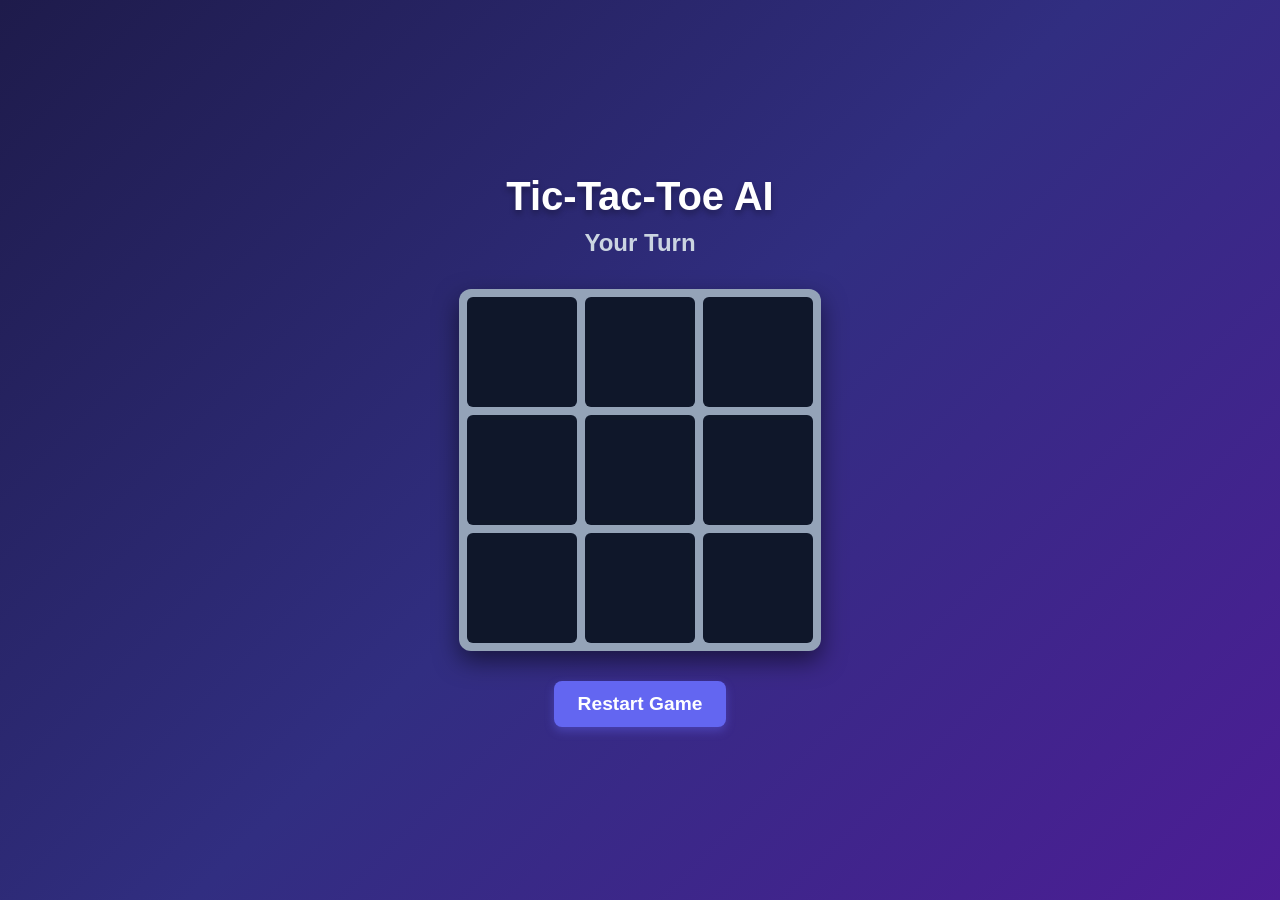
<file: Task2_Tictactoe/index.html>
<!DOCTYPE html>
<html lang="en">
<head>
    <meta charset="UTF-8">
    <meta name="viewport" content="width=device-width, initial-scale=1.0">
    <title>Tic-Tac-Toe AI</title>
    <link rel="stylesheet" href="style.css">
</head>
<body>
    <div class="container">
        <h1>Tic-Tac-Toe AI</h1>
        <div id="status">Your Turn</div>
        
        <div class="board" id="board">
            <div class="cell" data-index="0"></div>
            <div class="cell" data-index="1"></div>
            <div class="cell" data-index="2"></div>
            <div class="cell" data-index="3"></div>
            <div class="cell" data-index="4"></div>
            <div class="cell" data-index="5"></div>
            <div class="cell" data-index="6"></div>
            <div class="cell" data-index="7"></div>
            <div class="cell" data-index="8"></div>
        </div>

        <button id="restart-btn">Restart Game</button>
    </div>

    <!-- Ensure script is loaded after DOM -->
    <script src="script.js"></script>
</body>
</html>
</file>
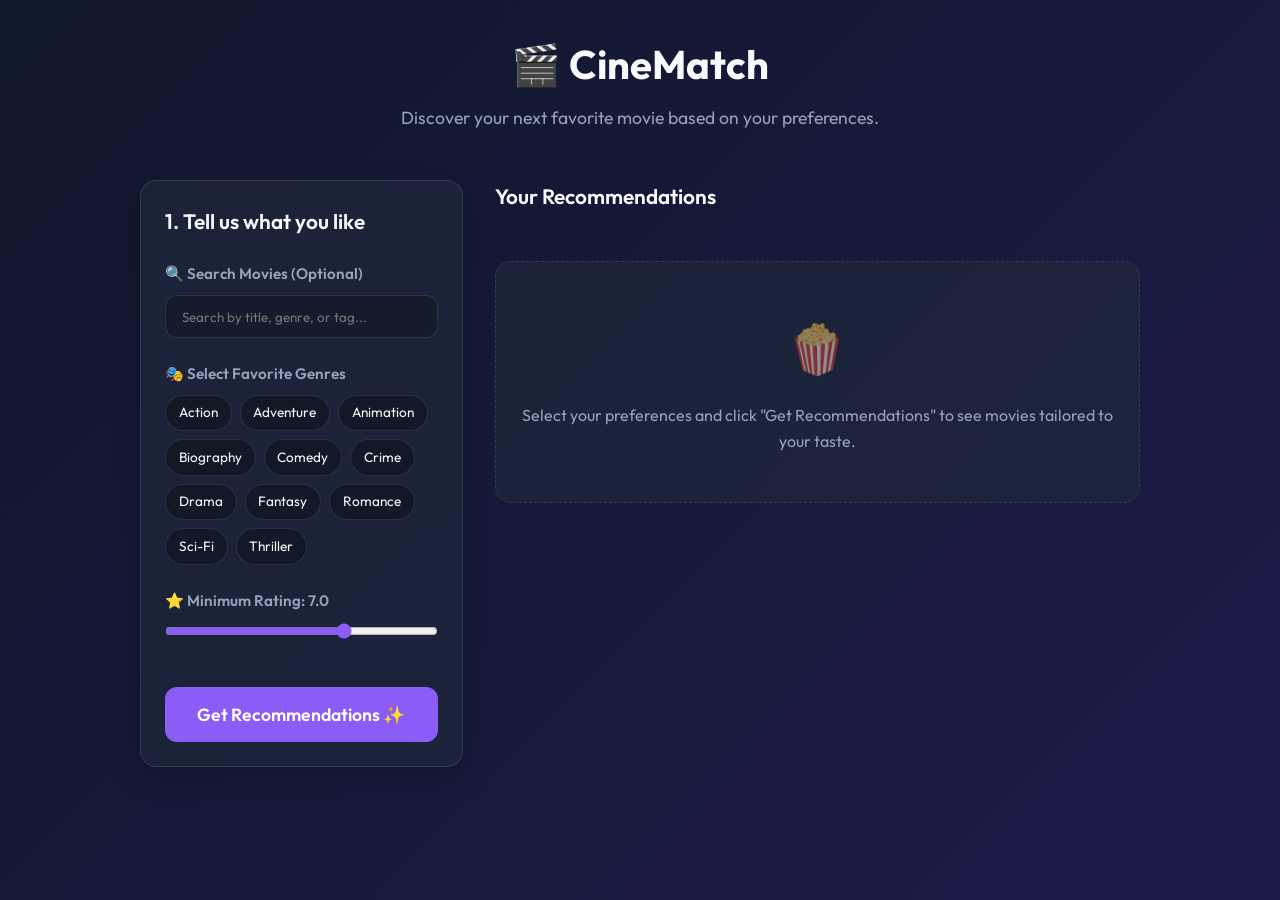
<file: Task3_Recommondation system/index.html>
<!DOCTYPE html>
<html lang="en">
<head>
    <meta charset="UTF-8">
    <meta name="viewport" content="width=device-width, initial-scale=1.0">
    <title>CineMatch | Movie Recommendations</title>
    <link href="https://fonts.googleapis.com/css2?family=Outfit:wght@300;400;600;700&display=swap" rel="stylesheet">
    <link rel="stylesheet" href="style.css">
</head>
<body>
    <div class="app-container">
        <header>
            <div class="logo">
                <span class="icon">🎬</span> CineMatch
            </div>
            <p>Discover your next favorite movie based on your preferences.</p>
        </header>

        <main>
            <section class="preferences-section panel">
                <h2>1. Tell us what you like</h2>
                
                <div class="input-group">
                    <label for="searchInput">🔍 Search Movies (Optional)</label>
                    <input type="text" id="searchInput" placeholder="Search by title, genre, or tag...">
                </div>

                <div class="input-group">
                    <label>🎭 Select Favorite Genres</label>
                    <div class="pill-group" id="genreContainer">
                        <!-- Genres will be dynamically injected here -->
                    </div>
                </div>

                <div class="input-group">
                    <label for="ratingFilter">⭐ Minimum Rating: <span id="ratingValue">7.0</span></label>
                    <input type="range" id="ratingFilter" min="1" max="10" step="0.1" value="7.0">
                </div>

                <button id="recommendBtn" class="primary-btn">
                    Get Recommendations ✨
                </button>
            </section>

            <section class="results-section">
                <div class="results-header">
                    <h2>Your Recommendations</h2>
                    <span id="resultCount" class="badge hidden">0 found</span>
                </div>
                
                <div id="loadingIndicator" class="hidden">
                    <div class="spinner"></div>
                    <p>Finding the best matches...</p>
                </div>

                <div id="recommendationsContainer" class="grid-container">
                    <!-- Movie cards will be dynamically injected here -->
                    <div class="empty-state">
                        <div class="icon">🍿</div>
                        <p>Select your preferences and click "Get Recommendations" to see movies tailored to your taste.</p>
                    </div>
                </div>
            </section>
        </main>
    </div>

    <script src="script.js"></script>
</body>
</html>
</file>
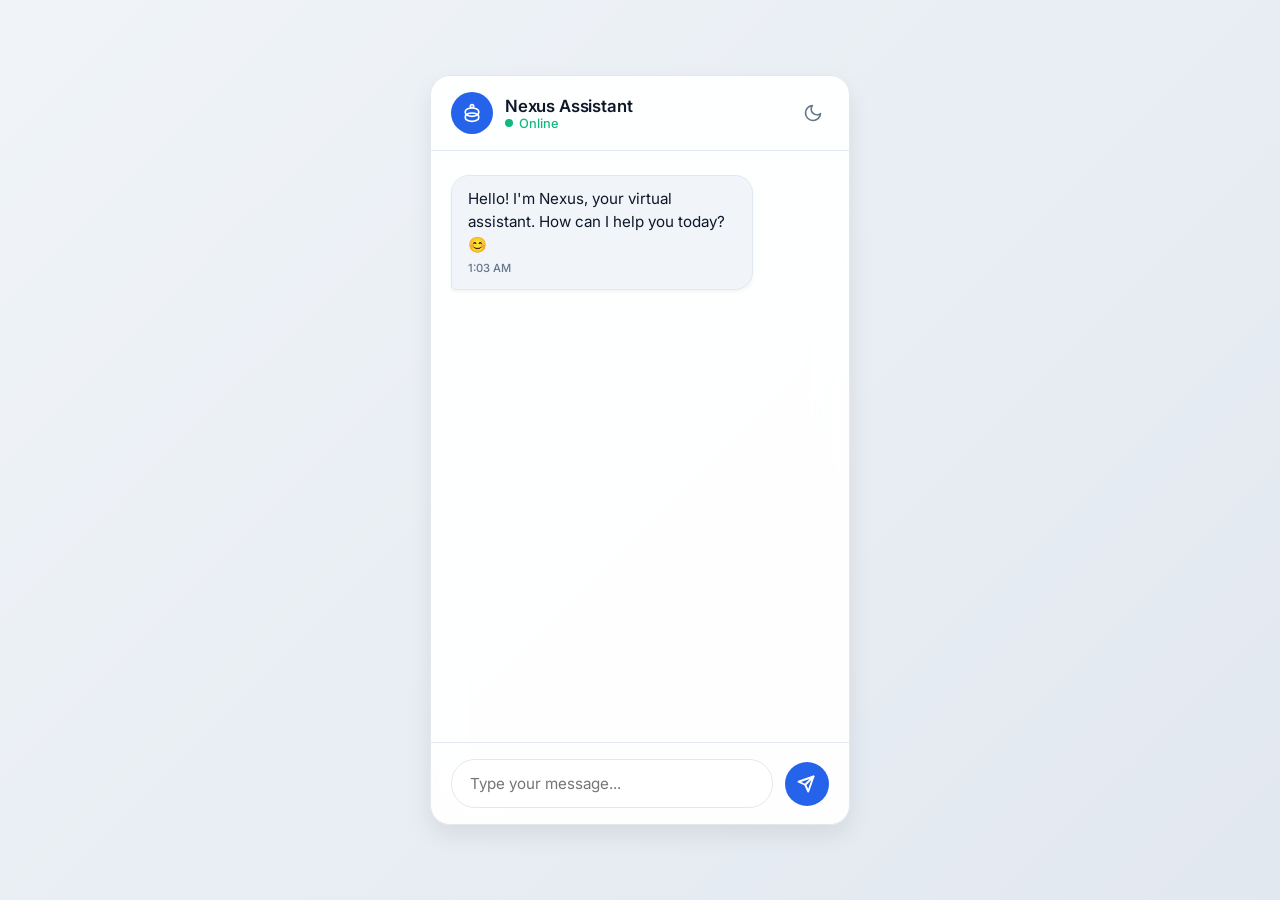
<file: Task1_Chatbot/web_chatbot/index.html>
<!DOCTYPE html>
<html lang="en">

<head>
    <meta charset="UTF-8">
    <meta name="viewport" content="width=device-width, initial-scale=1.0">
    <title>Professional Assistant Chatbot</title>
    <!-- External CSS -->
    <link rel="stylesheet" href="style.css">
    <!-- Google Fonts: Inter for clean, modern look -->
    <link href="https://fonts.googleapis.com/css2?family=Inter:wght@400;500;600&display=swap" rel="stylesheet">
</head>

<body class="light-mode">
    <!-- Audio Elements for UI sounds -->
    <audio id="send-sound" src="https://actions.google.com/sounds/v1/ui/message_sent.ogg"></audio>
    <audio id="receive-sound" src="https://actions.google.com/sounds/v1/ui/message_receive.ogg"></audio>

    <main class="chat-container">
        <!-- Header Section -->
        <header class="chat-header">
            <div class="header-profile">
                <div class="avatar">
                    <svg viewBox="0 0 24 24" fill="none" stroke="currentColor" stroke-width="2" stroke-linecap="round"
                        stroke-linejoin="round">
                        <path
                            d="M12 2a2 2 0 0 1 2 2c0 1.1-.9 2-2 2s-2-.9-2-2 .9-2 2-2zm0 14c-4.4 0-8-1.8-8-4v-2c0-2.2 3.6-4 8-4s8 1.8 8 4v2c0 2.2-3.6 4-8 4z" />
                        <path d="M12 22c-4.4 0-8-1.8-8-4v-2c0-2.2 3.6-4 8-4s8 1.8 8 4v2c0 2.2-3.6 4-8 4z" />
                    </svg>
                </div>
                <div class="header-info">
                    <h2>Nexus Assistant</h2>
                    <span class="status">Online</span>
                </div>
            </div>
            <button id="theme-toggle" class="theme-btn" aria-label="Toggle Theme">
                <svg class="moon-icon" viewBox="0 0 24 24" fill="none" stroke="currentColor" stroke-width="2"
                    stroke-linecap="round" stroke-linejoin="round">
                    <path d="M21 12.79A9 9 0 1 1 11.21 3 7 7 0 0 0 21 12.79z"></path>
                </svg>
            </button>
        </header>

        <!-- Chat History Area -->
        <section class="chat-box" id="chat-box" aria-live="polite">
            <!-- Default Bot Greeting -->
            <article class="message bot-message slide-in">
                <div class="message-content">
                    <p>Hello! I'm Nexus, your virtual assistant. How can I help you today? 😊</p>
                    <span class="timestamp" id="initial-time"></span>
                </div>
            </article>
        </section>

        <!-- Input Area -->
        <footer class="input-area">
            <input type="text" id="user-input" placeholder="Type your message..." autocomplete="off"
                aria-label="Message Input">
            <button id="send-btn" aria-label="Send Message">
                <svg viewBox="0 0 24 24" fill="none" stroke="currentColor" stroke-width="2.5" stroke-linecap="round"
                    stroke-linejoin="round">
                    <line x1="22" y1="2" x2="11" y2="13"></line>
                    <polygon points="22 2 15 22 11 13 2 9 22 2"></polygon>
                </svg>
            </button>
        </footer>
    </main>

    <!-- JavaScript logic -->
    <script src="script.js"></script>
</body>

</html>
</file>
<file: Task2_Tictactoe/style.css>
* {
    box-sizing: border-box;
    margin: 0;
    padding: 0;
}

body {
    font-family: 'Segoe UI', Tahoma, Geneva, Verdana, sans-serif;
    background: linear-gradient(135deg, #1e1b4b, #312e81, #4c1d95); /* Dark blue/purple gradient */
    color: #f8fafc;
    display: flex;
    flex-direction: column;
    align-items: center;
    justify-content: center;
    min-height: 100vh;
}

.container {
    text-align: center;
    display: flex;
    flex-direction: column;
    align-items: center;
}

h1 {
    margin-bottom: 10px;
    font-size: 2.5rem;
    color: #ffffff;
    text-shadow: 0 4px 6px rgba(0,0,0,0.3);
}

#status {
    font-size: 1.5rem;
    margin-bottom: 25px;
    height: 35px;
    font-weight: 600;
    color: #cbd5e1;
}

/* Hard-coded dimensions guarantee the grid will always be visible */
.board {
    display: grid;
    grid-template-columns: repeat(3, 110px);
    grid-template-rows: repeat(3, 110px);
    gap: 8px; /* Creates visible borders between cells */
    background-color: #94a3b8; /* Border color */
    padding: 8px; /* Outer border */
    border-radius: 12px;
    margin-bottom: 30px;
    box-shadow: 0 10px 25px rgba(0,0,0,0.5);
}

.cell {
    background-color: #0f172a; /* Inner cell color */
    border-radius: 6px;
    display: flex;
    justify-content: center;
    align-items: center;
    font-size: 4.5rem;
    font-weight: bold;
    cursor: pointer;
    transition: background-color 0.2s ease, transform 0.1s ease;
}

/* Hover effect only for empty cells */
.cell:hover:not(.taken) {
    background-color: #1e293b;
    transform: scale(0.98);
}

/* Disable pointer events on taken cells to prevent double-clicks */
.cell.taken {
    cursor: default;
}

/* X and O colors */
.cell.x {
    color: #38bdf8; /* Light Blue */
    text-shadow: 0 0 10px rgba(56, 189, 248, 0.5);
}

.cell.o {
    color: #f472b6; /* Pink/Purple */
    text-shadow: 0 0 10px rgba(244, 114, 182, 0.5);
}

/* Highlight winning line */
.cell.winning-cell {
    background-color: #22c55e; /* Green */
    color: #ffffff;
    text-shadow: none;
    transform: scale(1.05);
    z-index: 1;
    box-shadow: 0 0 15px rgba(34, 197, 94, 0.6);
}

#restart-btn {
    padding: 12px 24px;
    font-size: 1.2rem;
    font-weight: bold;
    border: none;
    border-radius: 8px;
    background: #6366f1; /* Indigo */
    color: white;
    cursor: pointer;
    box-shadow: 0 4px 10px rgba(99, 102, 241, 0.4);
    transition: background 0.3s ease, transform 0.1s ease;
}

#restart-btn:hover {
    background: #4f46e5;
    transform: translateY(-2px);
}

#restart-btn:active {
    transform: translateY(0);
}
</file>
<file: Task3_Recommondation system/style.css>
:root {
    --bg-gradient: linear-gradient(135deg, #0f172a 0%, #1e1b4b 100%);
    --panel-bg: rgba(30, 41, 59, 0.7);
    --card-bg: rgba(30, 41, 59, 0.9);
    --primary: #8b5cf6;
    --primary-hover: #a78bfa;
    --text-main: #f8fafc;
    --text-muted: #94a3b8;
    --accent: #10b981;
    --border-color: rgba(255, 255, 255, 0.1);
    --radius-lg: 16px;
    --radius-md: 12px;
    --radius-sm: 8px;
    --transition: all 0.3s ease;
}

* {
    margin: 0;
    padding: 0;
    box-sizing: border-box;
}

body {
    font-family: 'Outfit', sans-serif;
    background: var(--bg-gradient);
    color: var(--text-main);
    min-height: 100vh;
    padding: 2rem 1rem;
    line-height: 1.6;
}

.app-container {
    max-width: 1000px;
    margin: 0 auto;
}

header {
    text-align: center;
    margin-bottom: 3rem;
}

.logo {
    font-size: 2.5rem;
    font-weight: 700;
    color: var(--text-main);
    margin-bottom: 0.5rem;
    display: flex;
    align-items: center;
    justify-content: center;
    gap: 0.5rem;
}

header p {
    color: var(--text-muted);
    font-size: 1.1rem;
}

main {
    display: grid;
    grid-template-columns: 1fr 2fr;
    gap: 2rem;
}

@media (max-width: 768px) {
    main {
        grid-template-columns: 1fr;
    }
}

.panel {
    background: var(--panel-bg);
    border: 1px solid var(--border-color);
    border-radius: var(--radius-lg);
    padding: 1.5rem;
    backdrop-filter: blur(10px);
    box-shadow: 0 10px 30px rgba(0, 0, 0, 0.2);
    height: fit-content;
}

h2 {
    font-size: 1.3rem;
    margin-bottom: 1.5rem;
    color: var(--text-main);
    font-weight: 600;
}

.input-group {
    margin-bottom: 1.5rem;
}

label {
    display: block;
    margin-bottom: 0.5rem;
    font-weight: 600;
    color: var(--text-muted);
    font-size: 0.95rem;
}

input[type="text"] {
    width: 100%;
    padding: 0.8rem 1rem;
    background: rgba(0, 0, 0, 0.2);
    border: 1px solid var(--border-color);
    border-radius: var(--radius-md);
    color: var(--text-main);
    font-family: inherit;
    transition: var(--transition);
}

input[type="text"]:focus {
    outline: none;
    border-color: var(--primary);
    box-shadow: 0 0 0 2px rgba(139, 92, 246, 0.3);
}

/* Range Slider */
input[type="range"] {
    width: 100%;
    accent-color: var(--primary);
    cursor: pointer;
}

/* Pills for Genres */
.pill-group {
    display: flex;
    flex-wrap: wrap;
    gap: 0.5rem;
}

.genre-pill {
    padding: 0.4rem 0.8rem;
    background: rgba(0, 0, 0, 0.3);
    border: 1px solid var(--border-color);
    border-radius: 20px;
    font-size: 0.85rem;
    cursor: pointer;
    transition: var(--transition);
    user-select: none;
}

.genre-pill:hover {
    background: rgba(139, 92, 246, 0.2);
    border-color: var(--primary);
}

.genre-pill.active {
    background: var(--primary);
    border-color: var(--primary);
    color: white;
}

/* Button */
.primary-btn {
    width: 100%;
    padding: 1rem;
    background: var(--primary);
    color: white;
    border: none;
    border-radius: var(--radius-md);
    font-size: 1.1rem;
    font-weight: 600;
    font-family: inherit;
    cursor: pointer;
    transition: var(--transition);
    margin-top: 1rem;
}

.primary-btn:hover {
    background: var(--primary-hover);
    transform: translateY(-2px);
    box-shadow: 0 4px 15px rgba(139, 92, 246, 0.4);
}

.primary-btn:active {
    transform: translateY(0);
}

/* Results Section */
.results-header {
    display: flex;
    align-items: center;
    justify-content: space-between;
    margin-bottom: 1.5rem;
}

.badge {
    background: rgba(139, 92, 246, 0.2);
    color: var(--primary-hover);
    padding: 0.3rem 0.8rem;
    border-radius: 20px;
    font-size: 0.85rem;
    font-weight: 600;
}

.hidden {
    display: none !important;
}

/* Grid */
.grid-container {
    display: grid;
    grid-template-columns: repeat(auto-fill, minmax(280px, 1fr));
    gap: 1.5rem;
}

/* Movie Card */
.movie-card {
    background: var(--card-bg);
    border: 1px solid var(--border-color);
    border-radius: var(--radius-lg);
    padding: 1.5rem;
    transition: var(--transition);
    animation: fadeIn 0.5s ease forwards;
    position: relative;
    overflow: hidden;
}

.movie-card::before {
    content: '';
    position: absolute;
    top: 0;
    left: 0;
    width: 4px;
    height: 100%;
    background: var(--primary);
    opacity: 0;
    transition: var(--transition);
}

.movie-card:hover {
    transform: translateY(-5px);
    border-color: rgba(139, 92, 246, 0.5);
    box-shadow: 0 10px 25px rgba(0, 0, 0, 0.3);
}

.movie-card:hover::before {
    opacity: 1;
}

.movie-header {
    display: flex;
    justify-content: space-between;
    align-items: flex-start;
    margin-bottom: 0.8rem;
}

.movie-title {
    font-size: 1.2rem;
    font-weight: 700;
    color: var(--text-main);
    line-height: 1.2;
}

.movie-rating {
    display: flex;
    align-items: center;
    gap: 0.3rem;
    font-weight: 600;
    color: #fbbf24;
    background: rgba(251, 191, 36, 0.1);
    padding: 0.2rem 0.5rem;
    border-radius: var(--radius-sm);
    font-size: 0.9rem;
}

.movie-genres {
    display: flex;
    flex-wrap: wrap;
    gap: 0.4rem;
    margin-bottom: 1rem;
}

.genre-tag {
    font-size: 0.75rem;
    padding: 0.2rem 0.6rem;
    background: rgba(255, 255, 255, 0.1);
    border-radius: 12px;
    color: var(--text-muted);
}

.movie-desc {
    font-size: 0.9rem;
    color: var(--text-muted);
    margin-bottom: 1rem;
}

.movie-keywords {
    font-size: 0.8rem;
    color: var(--accent);
    font-style: italic;
}

/* Empty State & Loading */
.empty-state {
    grid-column: 1 / -1;
    text-align: center;
    padding: 3rem 1rem;
    background: var(--panel-bg);
    border: 1px dashed var(--border-color);
    border-radius: var(--radius-lg);
}

.empty-state .icon {
    font-size: 3rem;
    margin-bottom: 1rem;
    opacity: 0.5;
}

.empty-state p {
    color: var(--text-muted);
}

#loadingIndicator {
    grid-column: 1 / -1;
    text-align: center;
    padding: 2rem;
}

.spinner {
    width: 40px;
    height: 40px;
    border: 3px solid rgba(139, 92, 246, 0.3);
    border-radius: 50%;
    border-top-color: var(--primary);
    animation: spin 1s linear infinite;
    margin: 0 auto 1rem;
}

@keyframes spin {
    to { transform: rotate(360deg); }
}

@keyframes fadeIn {
    from { opacity: 0; transform: translateY(10px); }
    to { opacity: 1; transform: translateY(0); }
}
</file>
<file: Task1_Chatbot/web_chatbot/style.css>
/* Color Palette and Variables */
:root {
    /* Light Mode Palette */
    --bg-app: linear-gradient(135deg, #f0f4f8 0%, #e2e8f0 100%);
    --chat-container-bg: rgba(255, 255, 255, 0.95);
    --border-color: #e2e8f0;
    
    --text-primary: #0f172a;
    --text-secondary: #64748b;
    
    --bot-msg-bg: #f1f5f9;
    --bot-msg-text: #0f172a;
    
    --user-msg-bg: #2563eb;
    --user-msg-text: #ffffff;
    
    --input-bg: #ffffff;
    --input-focus: #3b82f6;
    
    --shadow-sm: 0 2px 4px rgba(0,0,0,0.05);
    --shadow-md: 0 10px 25px rgba(0,0,0,0.08);
    
    --font-family: 'Inter', sans-serif;
}

.dark-mode {
    /* Dark Mode Palette */
    --bg-app: linear-gradient(135deg, #0f172a 0%, #1e293b 100%);
    --chat-container-bg: rgba(30, 41, 59, 0.95);
    --border-color: #334155;
    
    --text-primary: #f8fafc;
    --text-secondary: #94a3b8;
    
    --bot-msg-bg: #334155;
    --bot-msg-text: #f8fafc;
    
    --user-msg-bg: #3b82f6;
    --user-msg-text: #ffffff;
    
    --input-bg: #1e293b;
    --input-focus: #60a5fa;
    
    --shadow-md: 0 10px 30px rgba(0,0,0,0.3);
}

* {
    margin: 0;
    padding: 0;
    box-sizing: border-box;
}

body {
    font-family: var(--font-family);
    background: var(--bg-app);
    color: var(--text-primary);
    display: flex;
    justify-content: center;
    align-items: center;
    min-height: 100vh;
    padding: 20px;
    transition: background 0.4s ease;
}

/* Chat Container Glassmorphism */
.chat-container {
    width: 100%;
    max-width: 420px;
    background-color: var(--chat-container-bg);
    backdrop-filter: blur(16px);
    -webkit-backdrop-filter: blur(16px);
    border-radius: 20px;
    box-shadow: var(--shadow-md);
    border: 1px solid var(--border-color);
    display: flex;
    flex-direction: column;
    height: 85vh;
    max-height: 750px;
    overflow: hidden;
    transition: all 0.4s ease;
}

/* Header Section */
.chat-header {
    padding: 16px 20px;
    border-bottom: 1px solid var(--border-color);
    display: flex;
    align-items: center;
    justify-content: space-between;
    background-color: transparent;
}

.header-profile {
    display: flex;
    align-items: center;
    gap: 12px;
}

.avatar {
    width: 42px;
    height: 42px;
    background-color: var(--user-msg-bg);
    border-radius: 50%;
    display: flex;
    justify-content: center;
    align-items: center;
    color: white;
}

.avatar svg {
    width: 20px;
    height: 20px;
}

.header-info h2 {
    font-size: 1.05rem;
    font-weight: 600;
    letter-spacing: -0.01em;
}

.status {
    font-size: 0.8rem;
    color: #10b981;
    display: flex;
    align-items: center;
    gap: 6px;
    font-weight: 500;
}

.status::before {
    content: '';
    width: 8px;
    height: 8px;
    background-color: #10b981;
    border-radius: 50%;
    display: inline-block;
}

.theme-btn {
    background: none;
    border: none;
    color: var(--text-secondary);
    cursor: pointer;
    padding: 6px;
    border-radius: 50%;
    transition: color 0.2s, background-color 0.2s;
    display: flex;
    align-items: center;
    justify-content: center;
}

.theme-btn:hover {
    color: var(--text-primary);
    background-color: var(--bot-msg-bg);
}

.theme-btn svg {
    width: 20px;
    height: 20px;
}

/* Chat Box / History Area */
.chat-box {
    flex: 1;
    padding: 24px 20px;
    overflow-y: auto;
    display: flex;
    flex-direction: column;
    gap: 16px;
    scroll-behavior: smooth;
}

.chat-box::-webkit-scrollbar {
    width: 6px;
}
.chat-box::-webkit-scrollbar-track {
    background: transparent;
}
.chat-box::-webkit-scrollbar-thumb {
    background-color: var(--border-color);
    border-radius: 10px;
}

/* Base Message Styling */
.message {
    display: flex;
    flex-direction: column;
    max-width: 80%;
}

.message-content {
    padding: 12px 16px;
    border-radius: 18px;
    font-size: 0.95rem;
    line-height: 1.5;
    position: relative;
    word-wrap: break-word;
    box-shadow: var(--shadow-sm);
}

/* User Message specific styling */
.user-message {
    align-self: flex-end;
}
.user-message .message-content {
    background-color: var(--user-msg-bg);
    color: var(--user-msg-text);
    border-bottom-right-radius: 4px;
}

/* Bot Message specific styling */
.bot-message {
    align-self: flex-start;
}
.bot-message .message-content {
    background-color: var(--bot-msg-bg);
    color: var(--bot-msg-text);
    border-bottom-left-radius: 4px;
    border: 1px solid var(--border-color);
}

/* Time stamping */
.timestamp {
    font-size: 0.7rem;
    margin-top: 4px;
    display: block;
    font-weight: 500;
}
.user-message .timestamp {
    text-align: right;
    color: rgba(255, 255, 255, 0.75);
}
.bot-message .timestamp {
    color: var(--text-secondary);
}

/* GIFs inside Chat */
.chat-gif {
    max-width: 100%;
    border-radius: 8px;
    margin-top: 8px;
    max-height: 140px;
    object-fit: cover;
}

/* Typing Indicator (Three dots) */
.typing-dots {
    display: flex;
    align-items: center;
    gap: 4px;
    padding: 4px 8px;
}

.typing-dots span {
    width: 6px;
    height: 6px;
    background-color: var(--text-secondary);
    border-radius: 50%;
    animation: typing 1.4s infinite ease-in-out both;
}

.typing-dots span:nth-child(1) { animation-delay: -0.32s; }
.typing-dots span:nth-child(2) { animation-delay: -0.16s; }

@keyframes typing {
    0%, 80%, 100% { transform: scale(0.6); opacity: 0.6; }
    40% { transform: scale(1); opacity: 1; }
}

/* Input Area Section */
.input-area {
    padding: 16px 20px;
    background-color: transparent;
    border-top: 1px solid var(--border-color);
    display: flex;
    gap: 12px;
    align-items: center;
}

#user-input {
    flex: 1;
    padding: 14px 18px;
    border-radius: 24px;
    border: 1px solid var(--border-color);
    background-color: var(--input-bg);
    color: var(--text-primary);
    font-size: 0.95rem;
    font-family: var(--font-family);
    transition: all 0.2s ease;
    outline: none;
}

#user-input:focus {
    border-color: var(--input-focus);
    box-shadow: 0 0 0 3px rgba(59, 130, 246, 0.1);
}

/* Send Button */
#send-btn {
    width: 44px;
    height: 44px;
    border-radius: 50%;
    border: none;
    background-color: var(--user-msg-bg);
    color: white;
    display: flex;
    justify-content: center;
    align-items: center;
    cursor: pointer;
    transition: all 0.2s ease;
}

#send-btn:hover {
    transform: translateY(-2px);
    box-shadow: 0 4px 12px rgba(37, 99, 235, 0.3);
}

#send-btn:active {
    transform: translateY(0);
}

#send-btn svg {
    width: 18px;
    height: 18px;
    margin-left: -2px; /* slight visual offset for paper plane */
}

/* Message Animations */
.slide-in {
    animation: slideIn 0.3s cubic-bezier(0.25, 0.8, 0.25, 1) forwards;
}

@keyframes slideIn {
    from {
        opacity: 0;
        transform: translateY(15px);
    }
    to {
        opacity: 1;
        transform: translateY(0);
    }
}
</file>
